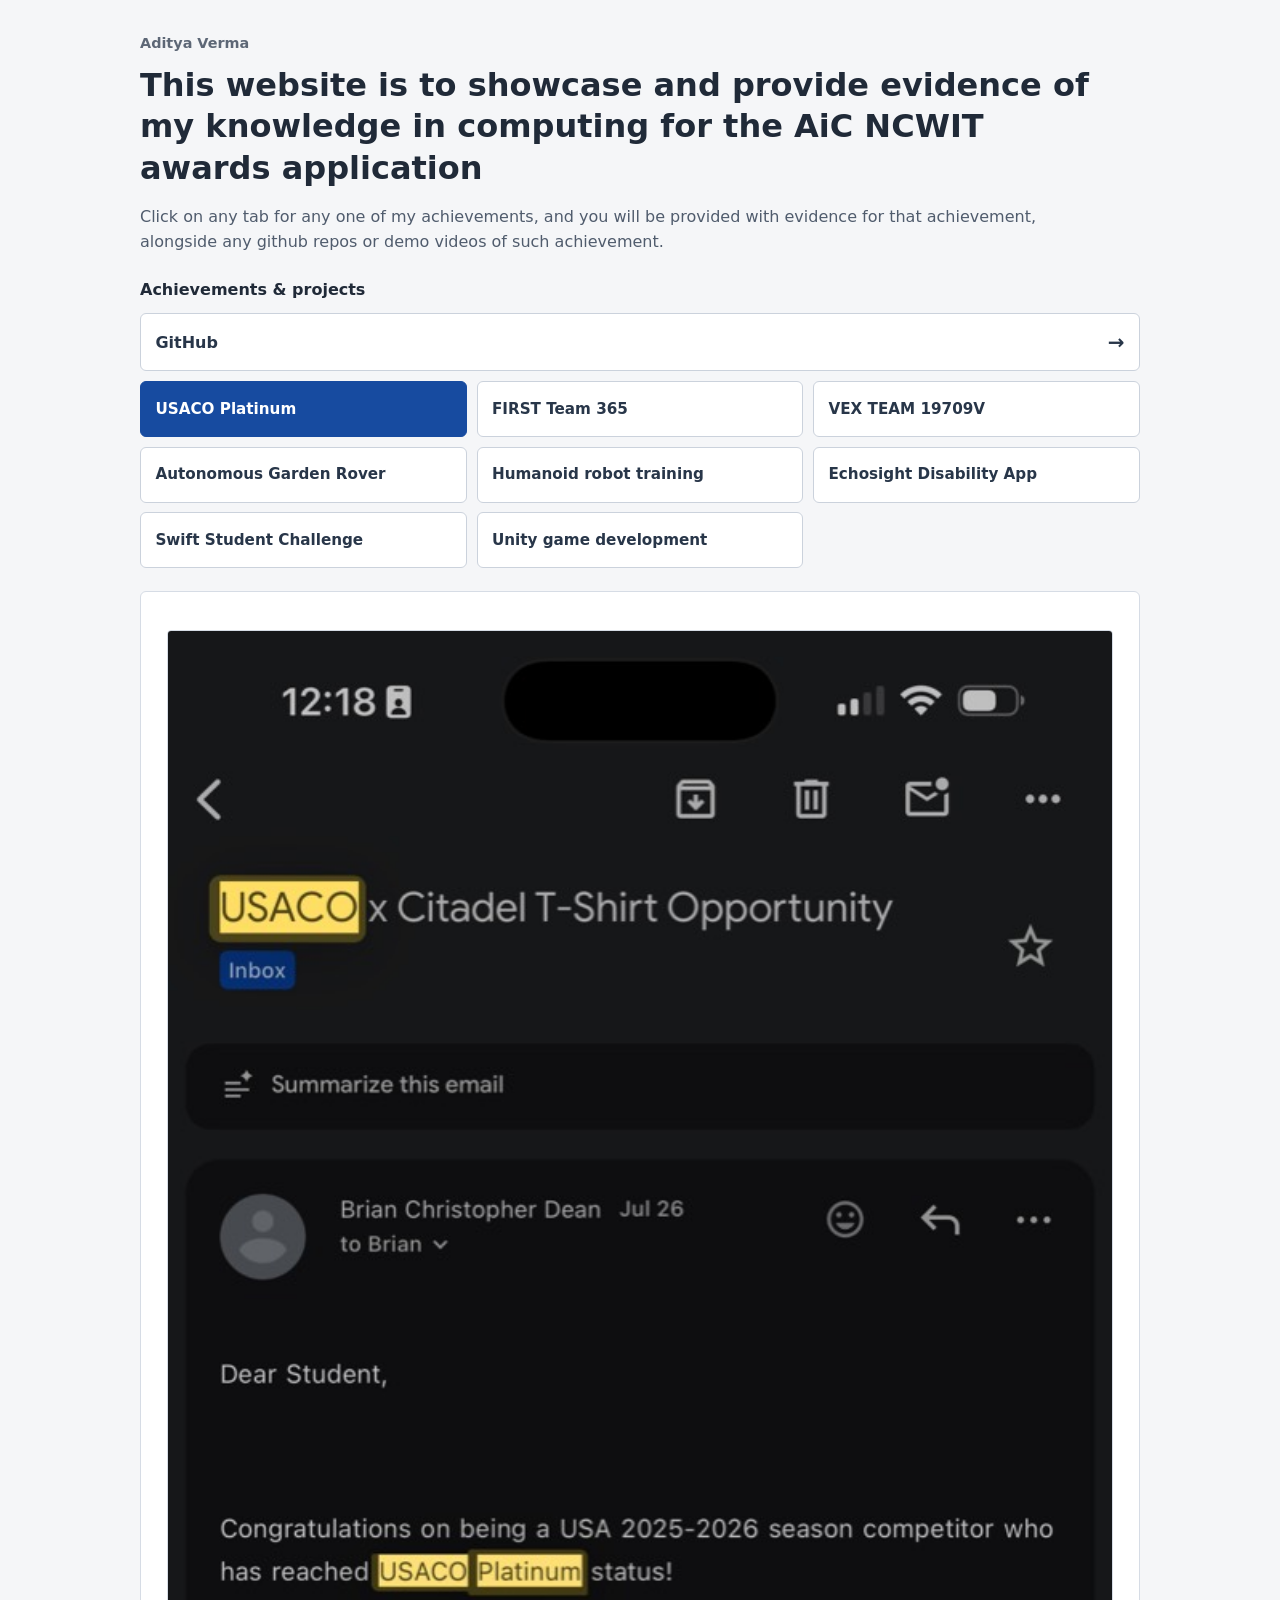
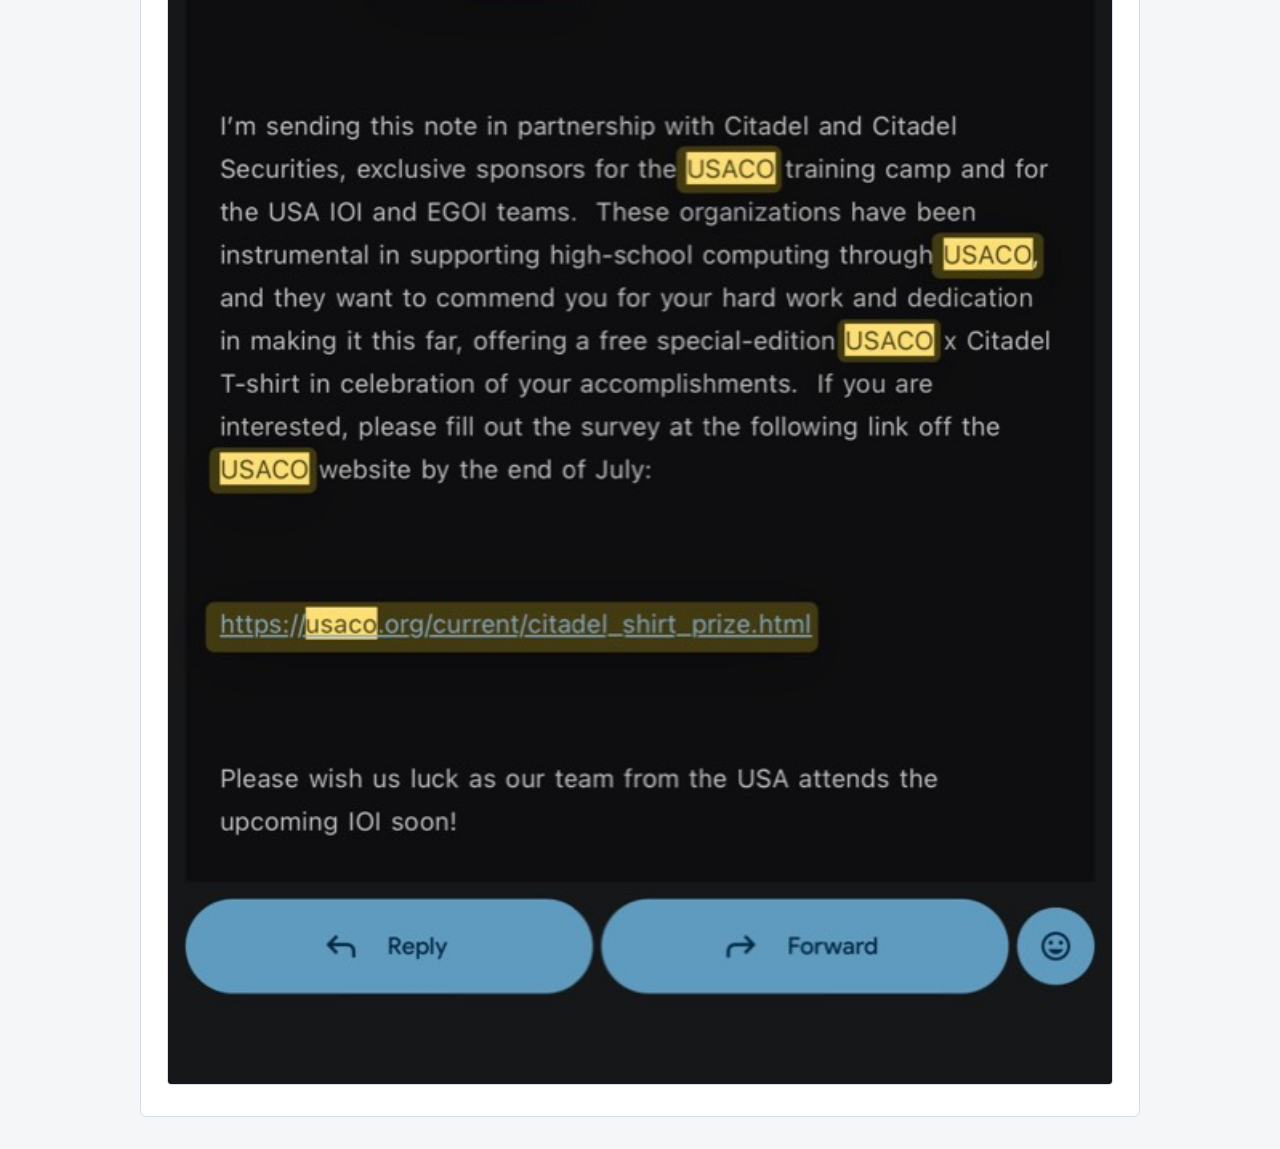
<file: index.html>
<!doctype html>
<html lang="en">
<head>
  <meta charset="utf-8">
  <meta name="viewport" content="width=device-width, initial-scale=1">
  <meta name="description" content="This website is to showcase and provide evidence of my knowledge in computing for the AiC NCWIT awards application">
  <title>This website is to showcase and provide evidence of my knowledge in computing for the AiC NCWIT awards application</title>
  <link rel="stylesheet" href="styles.css">
  <script src="script.js" defer></script>
</head>
<body>
  <a class="skip-link" href="#achievements-heading">Skip to achievements</a>
  <header class="page-header wrap">
    <p class="name">Aditya Verma</p>
    <h1>This website is to showcase and provide evidence of my knowledge in computing for the AiC NCWIT awards application</h1>
    <p class="subtitle">Click on any tab for any one of my achievements, and you will be provided with evidence for that achievement, alongside any github repos or demo videos of such achievement.</p>
  </header>

  <main class="wrap">
    <div class="chooser">
      <h2 id="achievements-heading" tabindex="-1">Achievements &amp; projects</h2>
      <a class="github-island" href="https://github.com/GuzziFlipFlops" target="_blank" rel="noopener">GitHub <span aria-hidden="true">&#8594;</span></a>
      <nav class="achievement-tabs" role="tablist" aria-label="Achievements and project evidence">
        <button type="button" class="achievement-tab" role="tab" id="tab-usaco-platinum" aria-controls="usaco-platinum" aria-selected="true" tabindex="0">USACO Platinum</button>
        <button type="button" class="achievement-tab" role="tab" id="tab-frc-team-365" aria-controls="frc-team-365" aria-selected="false" tabindex="-1">FIRST Team 365</button>
        <button type="button" class="achievement-tab" role="tab" id="tab-vex-team-19709v" aria-controls="vex-team-19709v" aria-selected="false" tabindex="-1">VEX TEAM 19709V</button>
        <button type="button" class="achievement-tab" role="tab" id="tab-garden-rover" aria-controls="garden-rover" aria-selected="false" tabindex="-1">Autonomous Garden Rover</button>
        <button type="button" class="achievement-tab" role="tab" id="tab-humanoid-learning" aria-controls="humanoid-learning" aria-selected="false" tabindex="-1">Humanoid robot training</button>
        <button type="button" class="achievement-tab" role="tab" id="tab-ios-accessibility" aria-controls="ios-accessibility" aria-selected="false" tabindex="-1">Echosight Disability App</button>
        <button type="button" class="achievement-tab" role="tab" id="tab-swift-challenge" aria-controls="swift-challenge" aria-selected="false" tabindex="-1">Swift Student Challenge</button>
        <button type="button" class="achievement-tab" role="tab" id="tab-unity-game" aria-controls="unity-game" aria-selected="false" tabindex="-1">Unity game development</button>
      </nav>
      <noscript><p>JavaScript is off. All achievement evidence is listed below.</p></noscript>
    </div>

    <div class="evidence-content" id="evidence">
      <a class="return-link" href="#achievements-heading">&#8593; All achievements</a>
      <section class="evidence-panel" role="tabpanel" id="usaco-platinum" aria-labelledby="tab-usaco-platinum" tabindex="0">
        <figure class="project-proof">
          <img src="assets/usaco-platinum.jpg" alt="USACO Platinum email" width="589" height="1280" loading="lazy">
        </figure>
      </section>
      <section class="evidence-panel" role="tabpanel" id="frc-team-365" aria-labelledby="tab-frc-team-365" tabindex="0">
        <h2>FIRST Robotics Competition — Team 365</h2>
        <div class="proof-group">
        <p>MOE 365 (Miracles of Engineering) is a FIRST Robotics Competition Hall of Fame team. I have been on the team for two years and am currently in my second year, working on programming.</p>
        <p>I am currently in my second-year preseason, learning ways to better program our robot this year.</p>
        <figure class="membership-proof">
          <a href="assets/frc-team-365-membership.png" target="_blank" rel="noopener">
            <img src="assets/frc-team-365-membership.png" alt="FIRST dashboard for Aditya Verma listing Miracle Workerz, Team 365, in FIRST Robotics Competition" width="1440" height="800" loading="lazy">
          </a>
        </figure>
        </div>
        <div class="proof-group">
        <p>In my first year, I programmed a camera that uses AI vision to detect fuel for the 2026 season and help our robot navigate autonomously using NetworkTables, PyTorch, and onboard processing.</p>
        <figure class="project-proof">
          <a href="assets/frc-fuel-vision-repository.png" target="_blank" rel="noopener">
            <img src="assets/frc-fuel-vision-repository.png" alt="DriverFuelVision-2026 GitHub repository showing GuzziFlipFlops (Aditya) as a contributor and a description of fuel detection with coordinates published to NetworkTables" width="1388" height="808" loading="lazy">
          </a>
        </figure>
        <p>The repository is private and managed by my team. Downloading the source requires GitHub access granted by the team, so I have attached download files here if you want to view code.</p>
        <p class="links"><a href="https://github.com/MOERobotics/DriverFuelVision-2026/archive/refs/heads/full_combined.zip">Download</a></p>
        </div>
      </section>
      <section class="evidence-panel" role="tabpanel" id="vex-team-19709v" aria-labelledby="tab-vex-team-19709v" tabindex="0">
        <p>I am not able to get a roster as it’s not available to me but I have evidence of the award we won last year and the code that I made.</p>
        <figure class="project-proof">
          <img src="assets/vex-team-19709v-award-team.jpg" alt="VEX team holding their award" width="1280" height="671" loading="lazy">
        </figure>
        <figure class="project-proof">
          <img src="assets/vex-team-19709v-award.jpg" alt="Aditya holding the VEX award" width="1003" height="1280" loading="lazy">
        </figure>
        <p>Here is the code for my autonomous, it was the best among my school and district in autonomous points</p>
        <pre style="max-width:100%;overflow-x:auto;tab-size:2"><code>#pragma region VEXcode Generated Robot Configuration
// Make sure all required headers are included.
#include &lt;stdio.h&gt;
#include &lt;stdlib.h&gt;
#include &lt;stdbool.h&gt;
#include &lt;math.h&gt;
#include &lt;string.h&gt;




#include &quot;vex.h&quot;


using namespace vex;


// Brain should be defined by default
brain Brain;




// START V5 MACROS
#define waitUntil(condition)                                                   \
 do {                                                                         \
   wait(5, msec);                                                             \
 } while (!(condition))


#define repeat(iterations)                                                     \
 for (int iterator = 0; iterator &lt; iterations; iterator++)
// END V5 MACROS




// Robot configuration code.
motor leftMotorA = motor(PORT1, ratio18_1, true);
motor leftMotorB = motor(PORT2, ratio18_1, true);
motor_group LeftDriveSmart = motor_group(leftMotorA, leftMotorB);
motor rightMotorA = motor(PORT3, ratio18_1, false);
motor rightMotorB = motor(PORT4, ratio18_1, false);
motor_group RightDriveSmart = motor_group(rightMotorA, rightMotorB);
drivetrain Drivetrain = drivetrain(LeftDriveSmart, RightDriveSmart, 319.19, 295, 40, mm, 1);


controller Controller1 = controller(primary);
motor IntakeMotorA = motor(PORT5, ratio18_1, false);
motor IntakeMotorB = motor(PORT6, ratio18_1, false);
motor_group Intake = motor_group(IntakeMotorA, IntakeMotorB);


motor Feeder = motor(PORT7, ratio18_1, false);


motor Wing = motor(PORT8, ratio18_1, false);


potV2 wingPot = potV2(Brain.ThreeWirePort.A);




// generating and setting random seed
void initializeRandomSeed(){
 int systemTime = Brain.Timer.systemHighResolution();
 double batteryCurrent = Brain.Battery.current();
 double batteryVoltage = Brain.Battery.voltage(voltageUnits::mV);


 // Combine these values into a single integer
 int seed = int(batteryVoltage + batteryCurrent * 100) + systemTime;


 // Set the seed
 srand(seed);
}






void vexcodeInit() {


 //Initializing random seed.
 initializeRandomSeed();
}




// Helper to make playing sounds from the V5 in VEXcode easier and
// keeps the code cleaner by making it clear what is happening.
void playVexcodeSound(const char *soundName) {
 printf(&quot;VEXPlaySound:%s\n&quot;, soundName);
 wait(5, msec);
}






// define variable for remote controller enable/disable
bool RemoteControlCodeEnabled = true;
// define variables used for controlling motors based on controller inputs
bool Controller1LeftShoulderControlMotorsStopped = true;
bool Controller1RightShoulderControlMotorsStopped = true;
bool Controller1UpDownButtonsControlMotorsStopped = true;
bool DrivetrainLNeedsToBeStopped_Controller1 = true;
bool DrivetrainRNeedsToBeStopped_Controller1 = true;

bool wing_auto = false;

// define a task that will handle monitoring inputs from Controller1
int rc_auto_loop_function_Controller1() {
 // process the controller input every 20 milliseconds
 // update the motors based on the input values
 while(true) {
   if(RemoteControlCodeEnabled) {
    
     // calculate the drivetrain motor velocities from the controller joystick axies
     // left = Axis3 + Axis1
     // right = Axis3 - Axis1
     int drivetrainLeftSideSpeed = Controller1.Axis3.position() + Controller1.Axis1.position();
     int drivetrainRightSideSpeed = Controller1.Axis3.position() - Controller1.Axis1.position();
    
     // check if the value is inside of the deadband range
     if (drivetrainLeftSideSpeed &lt; 5 &amp;&amp; drivetrainLeftSideSpeed &gt; -5) {
       // check if the left motor has already been stopped
       if (DrivetrainLNeedsToBeStopped_Controller1) {
         // stop the left drive motor
         LeftDriveSmart.stop();
         // tell the code that the left motor has been stopped
         DrivetrainLNeedsToBeStopped_Controller1 = false;
       }
     } else {
       // reset the toggle so that the deadband code knows to stop the left motor nexttime the input is in the deadband range
       DrivetrainLNeedsToBeStopped_Controller1 = true;
     }
     // check if the value is inside of the deadband range
     if (drivetrainRightSideSpeed &lt; 5 &amp;&amp; drivetrainRightSideSpeed &gt; -5) {
       // check if the right motor has already been stopped
       if (DrivetrainRNeedsToBeStopped_Controller1) {
         // stop the right drive motor
         RightDriveSmart.stop();
         // tell the code that the right motor has been stopped
         DrivetrainRNeedsToBeStopped_Controller1 = false;
       }
     } else {
       // reset the toggle so that the deadband code knows to stop the right motor next time the input is in the deadband range
       DrivetrainRNeedsToBeStopped_Controller1 = true;
     }
    
     // only tell the left drive motor to spin if the values are not in the deadband range
     if (DrivetrainLNeedsToBeStopped_Controller1) {
       LeftDriveSmart.setVelocity(drivetrainLeftSideSpeed, percent);
       LeftDriveSmart.spin(forward);
     }
     // only tell the right drive motor to spin if the values are not in the deadband range
     if (DrivetrainRNeedsToBeStopped_Controller1) {
       RightDriveSmart.setVelocity(drivetrainRightSideSpeed, percent);
       RightDriveSmart.spin(forward);
     }
     // check the ButtonL1/ButtonL2 status to control Feeder
     if (Controller1.ButtonL1.pressing()) {
       Feeder.spin(forward);
       Controller1LeftShoulderControlMotorsStopped = false;
     } else if (Controller1.ButtonL2.pressing()) {
       Feeder.spin(reverse);
       Controller1LeftShoulderControlMotorsStopped = false;
     } else if (!Controller1LeftShoulderControlMotorsStopped) {
       Feeder.stop();
       // set the toggle so that we don&#39;t constantly tell the motor to stop when the buttons are released
       Controller1LeftShoulderControlMotorsStopped = true;
     }
     // check the ButtonR1/ButtonR2 status to control Intake
     if (Controller1.ButtonR1.pressing()) {
       Intake.spin(forward);
       Controller1RightShoulderControlMotorsStopped = false;
     } else if (Controller1.ButtonR2.pressing()) {
       Intake.spin(reverse);
       Controller1RightShoulderControlMotorsStopped = false;
     } else if (!Controller1RightShoulderControlMotorsStopped) {
       Intake.stop();
       // set the toggle so that we don&#39;t constantly tell the motor to stop when the buttons are released
       Controller1RightShoulderControlMotorsStopped = true;
     }
     // check the ButtonUp/ButtonDown status to control Wing
     
     if (!wing_auto) { 
      if (Controller1.ButtonUp.pressing()) {
        Wing.spin(forward);
        Controller1UpDownButtonsControlMotorsStopped = false;
      } else if (Controller1.ButtonDown.pressing()) {
        Wing.spin(reverse);
        Controller1UpDownButtonsControlMotorsStopped = false;
      } else if (!Controller1UpDownButtonsControlMotorsStopped) {
        Wing.stop();
        // set the toggle so that we don&#39;t constantly tell the motor to stop when the buttons are released
        Controller1UpDownButtonsControlMotorsStopped = true;
      }
    } 
   }
   // wait before repeating the process
   wait(20, msec);
 }
 return 0;
}


task rc_auto_loop_task_Controller1(rc_auto_loop_function_Controller1);


#pragma endregion VEXcode Generated Robot Configuration


// Include the V5 Library
#include &quot;vex.h&quot;
 // Allows for easier use of the VEX Library
using namespace vex;


competition Competition;




// User defined function
void myblockfunction_motorSetup();


// User defined function
void myblockfunction_motorSetup() {
 Drivetrain.setDriveVelocity(100.0, percent);
 Intake.setVelocity(200.0, rpm);
 Feeder.setVelocity(200.0, rpm);
 Intake.setVelocity(200.0, rpm);
}


// &quot;when started&quot; hat block
int whenStarted1() {
 return 0;
}


// &quot;when autonomous&quot; hat block

// AUTO 
// AUTO
// AUTO
// AUTO
int onauton_autonomous_0() {
 myblockfunction_motorSetup();
 IntakeMotorB.spin(reverse, 14.0, volt);   // DIRECT MOTOR CONTROL START - ADITYA V2
 Drivetrain.driveFor(forward, 18.0, inches, true);
 wait(0.0, seconds);
 Drivetrain.turnFor(right, 20.0, degrees, true);
 Drivetrain.driveFor(forward, 8.0, inches, true);
 Drivetrain.setDriveVelocity(10.0, percent);
 Drivetrain.driveFor(forward, 7.0, inches, true);
 IntakeMotorA.spin(reverse, 3.0, volt);   // DIRECT MOTOR CONTROL (6)


 wait(1.0, seconds);
 Drivetrain.driveFor(forward, 3.0, inches, true);
 Drivetrain.setDriveVelocity(50.0, percent);
 Drivetrain.driveFor(forward, 0.5, inches, true);
 wait(1.5, seconds);
 IntakeMotorA.stop(coast); // added now
 Drivetrain.turnFor(left, 70.0, degrees, true);
 Drivetrain.driveFor(forward, 18.0, inches, true);
 Intake.spin(forward, 14.0, volt);
 return 0;
}

// AUTO END
// AUTO END
// AUTO END

// &quot;when driver control&quot; hat block
// DRIVE CONTROL
int ondriver_drivercontrol_0() {
 myblockfunction_motorSetup();


while(true) {

    int val = wingPot.value(percent);   // pot value

    if (Controller1.ButtonB.pressing()) {
        wing_auto = true;
        while (val &gt; 40) {
            Wing.spin(reverse, 100, percent); 
            wait(20, msec);
            val = wingPot.value(percent);  
        }
        Wing.stop(hold);
        wing_auto = false;
    }
    if (Controller1.ButtonX.pressing()) {
        wing_auto = true;
        while (val &lt; 74 ) {
            Wing.spin(forward, 100, percent);  
            wait(20, msec);
            val = wingPot.value(percent);  
        }
        Wing.stop(hold);
        wing_auto = false;

    }

    if (Controller1.ButtonY.pressing()) {
      wing_auto = true;
      while (val &gt; 18) {
        Wing.spin(reverse, 100, percent);
        wait(20,msec);
        val = wingPot.value(percent);
      }
      Wing.stop(hold);
      wing_auto = false;
    }

  wait(20, msec); // system lag

}



 return 0;
}
// DRIVER CONTROL END


void VEXcode_driver_task() {
 // Start the driver control tasks....
 vex::task drive0(ondriver_drivercontrol_0);
 while(Competition.isDriverControl() &amp;&amp; Competition.isEnabled()) {this_thread::sleep_for(10);}
 drive0.stop();
 return;
}


void VEXcode_auton_task() {
 // Start the auton control tasks....
 vex::task auto0(onauton_autonomous_0);
 while(Competition.isAutonomous() &amp;&amp; Competition.isEnabled()) {this_thread::sleep_for(10);}
 auto0.stop();
 return;
}






int main() {
 vex::competition::bStopTasksBetweenModes = false;
 Competition.autonomous(VEXcode_auton_task);
 Competition.drivercontrol(VEXcode_driver_task);


 // Initializing Robot Configuration. DO NOT REMOVE!
 vexcodeInit();


 whenStarted1();
}
</code></pre>
      </section>
      <section class="evidence-panel" role="tabpanel" id="garden-rover" aria-labelledby="tab-garden-rover" tabindex="0">
        <p>Me and my friend build this robot over the summer. I programmed low level C++ embedded hardware in bare metal using FREERTOS, making computer vision, using GPS, and low level communication between multiple sub systems and using a variety of communication protocols.</p>
        <p>Here is a demo video of my robot:</p>
        <iframe style="display:block;width:100%;aspect-ratio:16/9;border:0" src="https://www.youtube-nocookie.com/embed/P-olpegfmmU" title="Robot demo video" loading="lazy" allow="accelerometer; autoplay; clipboard-write; encrypted-media; gyroscope; picture-in-picture; web-share" allowfullscreen></iframe>
        <p>Here is a demo video of my firmware:</p>
        <iframe style="display:block;width:100%;aspect-ratio:16/9;border:0" src="https://www.youtube-nocookie.com/embed/vQ5m_EN1jJQ" title="Firmware demo video" loading="lazy" allow="accelerometer; autoplay; clipboard-write; encrypted-media; gyroscope; picture-in-picture; web-share" allowfullscreen></iframe>
        <p>Here is the git repo with the full source code for the firmware and other details of the robot: <a href="https://github.com/houseofthe051010/Autonomous-Garden-Rover">https://github.com/houseofthe051010/Autonomous-Garden-Rover</a></p>
      </section>
      <section class="evidence-panel" role="tabpanel" id="humanoid-learning" aria-labelledby="tab-humanoid-learning" tabindex="0">
        <p>All my humanoid training data is in this repo:</p>
        <p><a href="https://github.com/GuzziFlipFlops/Humanoid-Training-Sim">https://github.com/GuzziFlipFlops/Humanoid-Training-Sim</a></p>
      </section>
      <section class="evidence-panel" role="tabpanel" id="ios-accessibility" aria-labelledby="tab-ios-accessibility" tabindex="0">
        <p>We got 1st place at states, and 6th place nationals for this app.</p>
        <p>Youtube video of me narrating the app:</p>
        <iframe style="display:block;width:100%;aspect-ratio:16/9;border:0" src="https://www.youtube-nocookie.com/embed/JJ7dgteDEX4" title="Echosight app video" loading="lazy" allow="accelerometer; autoplay; clipboard-write; encrypted-media; gyroscope; picture-in-picture; web-share" allowfullscreen></iframe>
        <p>Here is the documentation:</p>
        <p><a href="https://docs.google.com/document/d/146sRy5TA0TR9tjei67vXmg7dbMJ08m8MFNsYYrUF6Ig/edit?usp=sharing">https://docs.google.com/document/d/146sRy5TA0TR9tjei67vXmg7dbMJ08m8MFNsYYrUF6Ig/edit?usp=sharing</a></p>
        <p>Here is the slideshow:</p>
        <p><a href="https://docs.google.com/presentation/d/1Up4PYAmF4ZMPfvydSliydCgMrAwhCzyN7vNIo9VhWRg/edit?usp=sharing">https://docs.google.com/presentation/d/1Up4PYAmF4ZMPfvydSliydCgMrAwhCzyN7vNIo9VhWRg/edit?usp=sharing</a></p>
        <p>Here are the proof of placement:</p>
        <figure class="project-proof">
          <img src="assets/echosight-placement.png" alt="2026 TSA Software Development national placements showing MOT Charter High School in sixth place" width="648" height="458" loading="lazy">
        </figure>
        <p>Link to 2026 tsa nationals for results: <a href="https://tsamembership.registermychapter.com/finalplacement/ntc2026#">https://tsamembership.registermychapter.com/finalplacement/ntc2026#</a></p>
      </section>
      <section class="evidence-panel" role="tabpanel" id="unity-game" aria-labelledby="tab-unity-game" tabindex="0">
        <p>3rd place for 2024-20245 year,</p>
        <p>Here is the repo and game:</p>
        <p class="links"><a href="https://github.com/GuzziFlipFlops/TSA-VDG-DESIGN-2024-2025">Project repository</a> · <a href="https://play.unity.com/en/games/d0dbe488-c372-42b7-9828-a600288dbc93/ball-run">Play Ball Run</a></p>
      </section>
      <section class="evidence-panel" role="tabpanel" id="swift-challenge" aria-labelledby="tab-swift-challenge" tabindex="0">
        <p>Here is the award pics:</p>
        <figure class="project-proof">
          <img src="assets/swift-award-1.jpg" alt="Swift Student Challenge award certificate cover" loading="lazy">
        </figure>
        <figure class="project-proof">
          <img src="assets/swift-award-2.jpg" alt="Swift Student Challenge winner certificate for Aditya Verma" loading="lazy">
        </figure>
        <figure class="project-proof">
          <img src="assets/swift-award-3.jpg" alt="Swift Student Challenge winner notification" loading="lazy">
        </figure>
      </section>
    </div>
  </main>

</body>
</html>
</file>
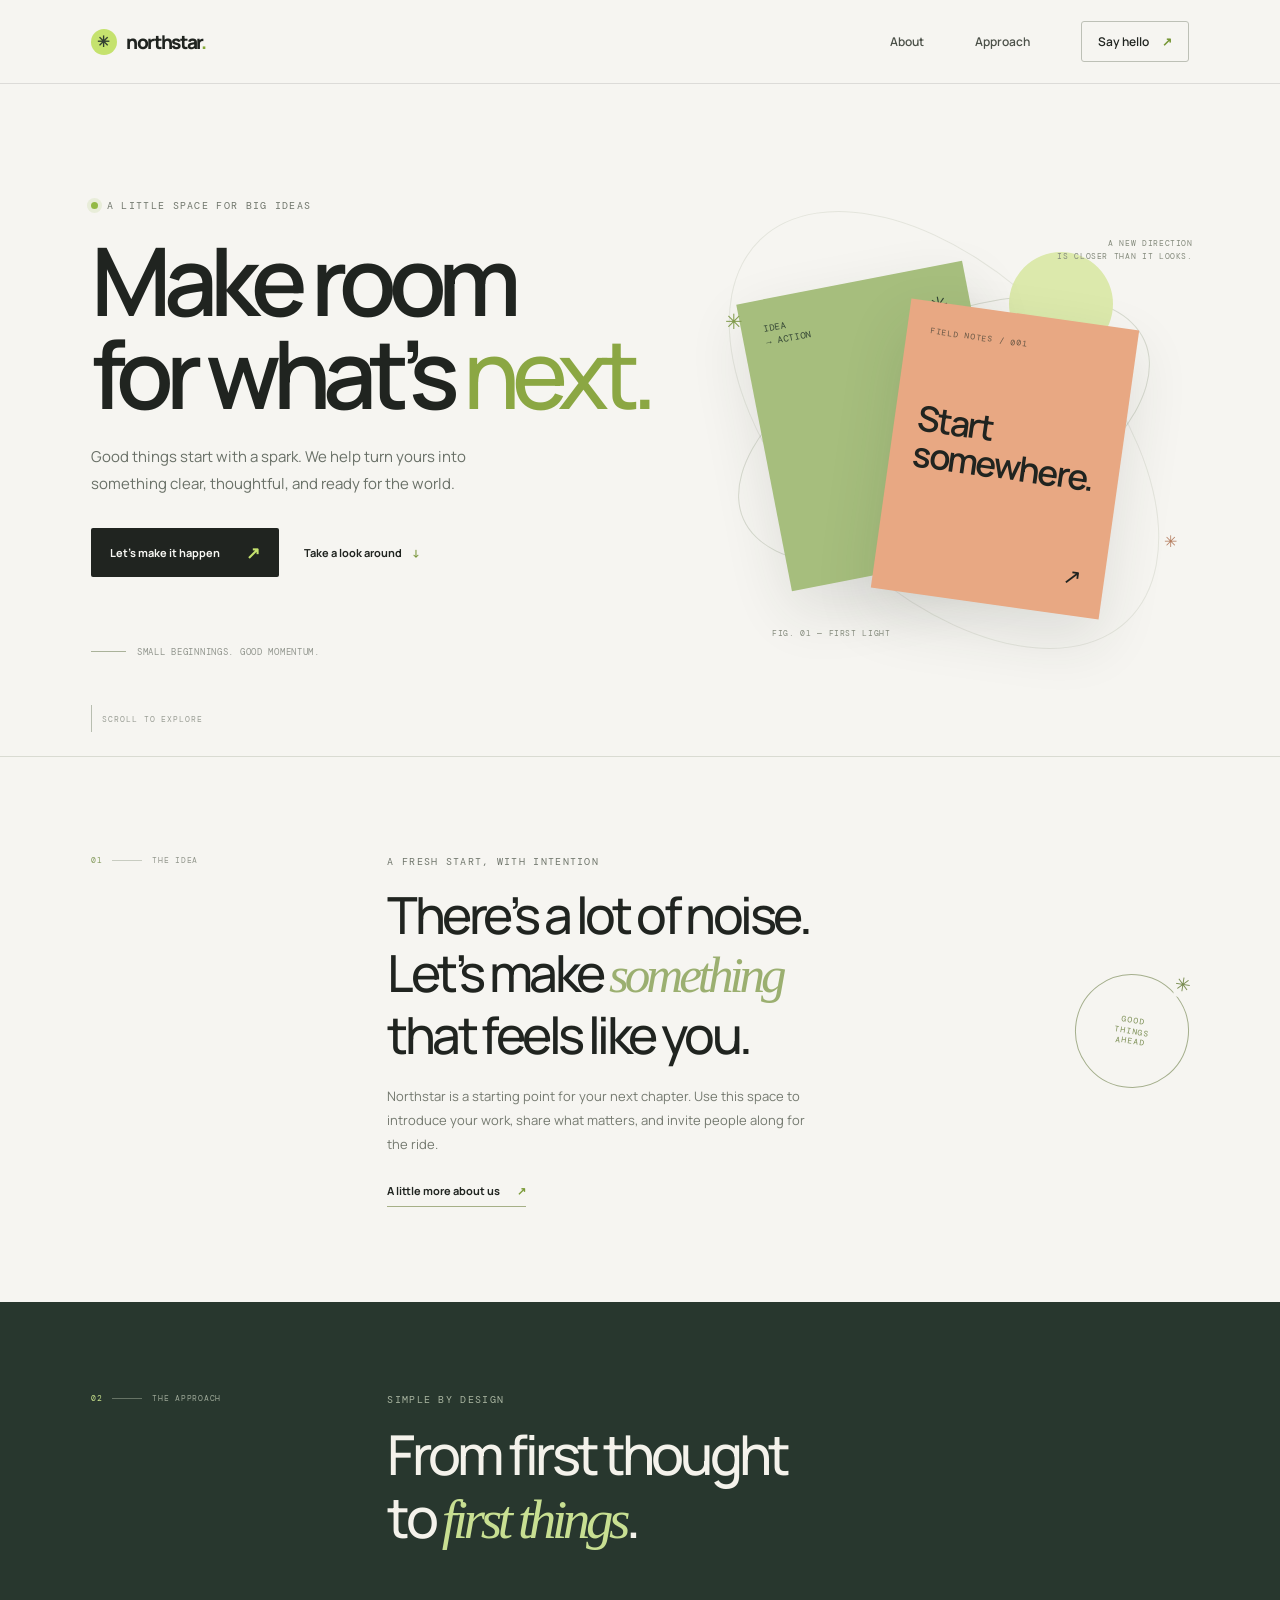
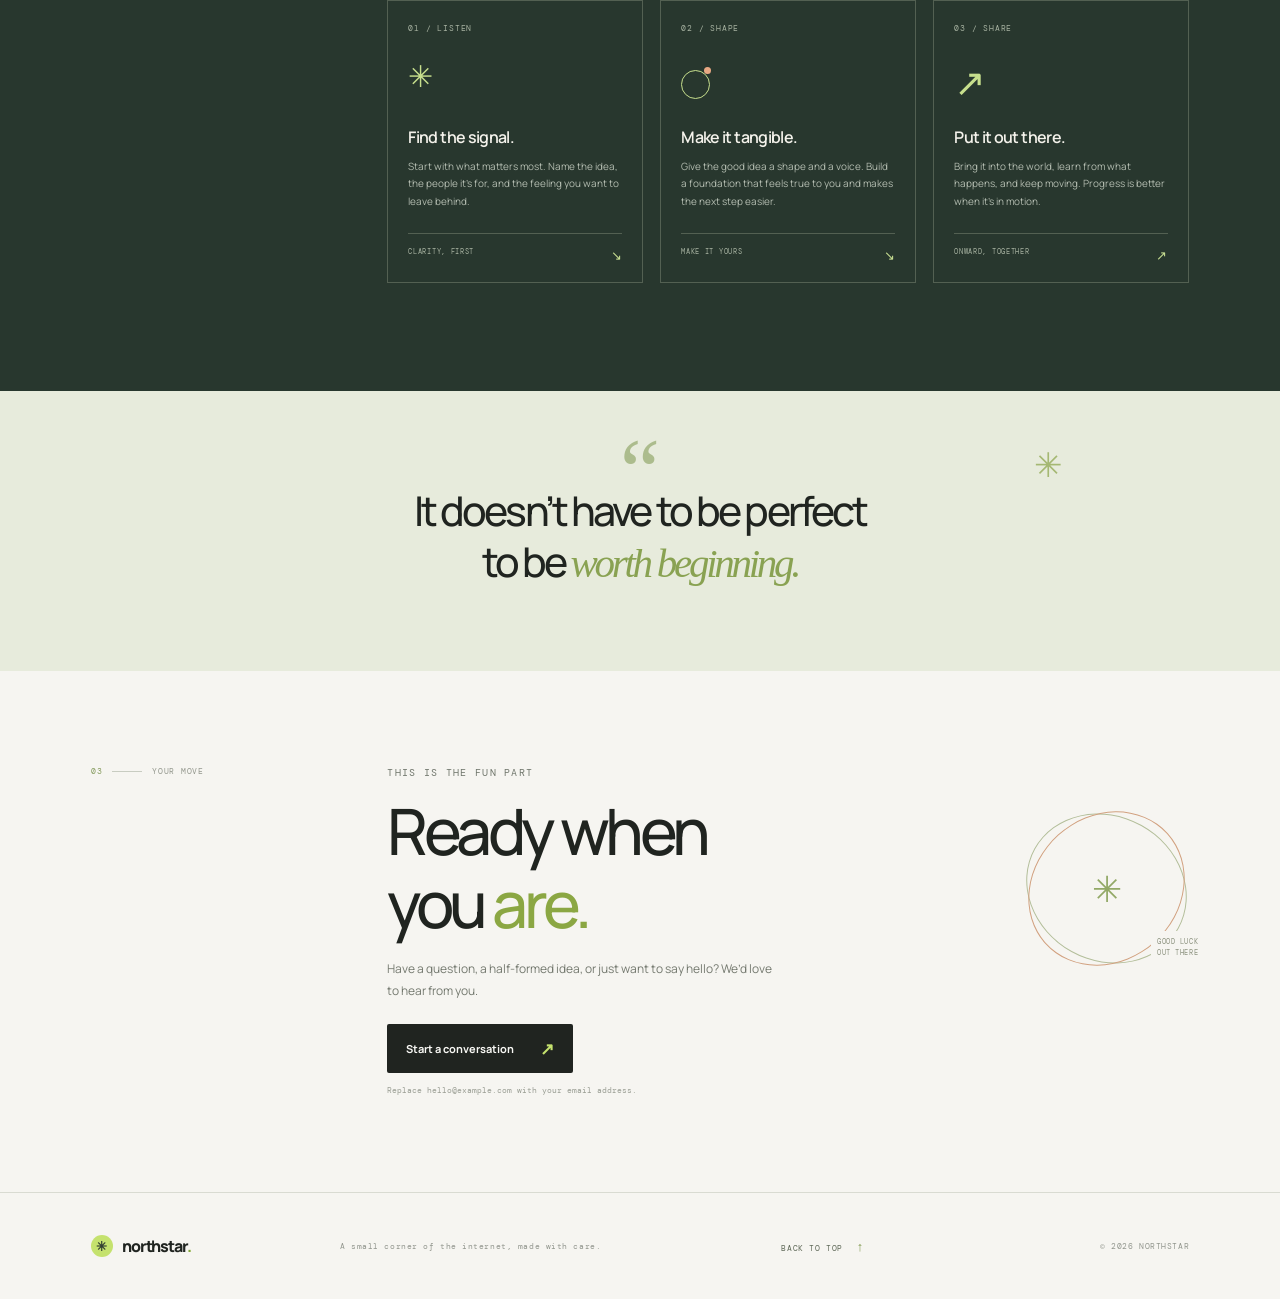
<file: archive/northstar-starter/index.html>
<!doctype html>
<html lang="en">
  <head>
    <meta charset="UTF-8" />
    <meta name="viewport" content="width=device-width, initial-scale=1" />
    <meta name="theme-color" content="#f6f5f1" />
    <meta name="description" content="A clean, flexible landing page for your next idea." />
    <title>Northstar — Make room for what's next</title>
    <link rel="icon" type="image/svg+xml" href="favicon.svg" />
    <link rel="preconnect" href="https://fonts.googleapis.com" />
    <link rel="preconnect" href="https://fonts.gstatic.com" crossorigin />
    <link href="https://fonts.googleapis.com/css2?family=DM+Mono:wght@400;500&family=Manrope:wght@400;500;600;700;800&display=swap" rel="stylesheet" />
    <link rel="stylesheet" href="styles.css" />
  </head>
  <body>
    <header class="site-header">
      <a class="wordmark" href="#top" aria-label="Northstar home">
        <span class="brand-mark" aria-hidden="true">✳</span>
        <span>northstar<span class="wordmark-dot">.</span></span>
      </a>
      <nav class="nav-links" aria-label="Main navigation">
        <a href="#about">About</a>
        <a href="#approach">Approach</a>
        <a class="nav-cta" href="#contact">Say hello <span aria-hidden="true">↗</span></a>
      </nav>
      <button class="menu-toggle" type="button" aria-expanded="false" aria-controls="mobile-menu" aria-label="Open menu">
        <span></span><span></span>
      </button>
    </header>

    <main id="top">
      <section class="hero" aria-labelledby="hero-title">
        <div class="hero-copy">
          <p class="eyebrow"><span class="eyebrow-dot"></span> A little space for big ideas</p>
          <h1 id="hero-title">Make room<br />for what’s <span class="accent-word">next.</span></h1>
          <p class="hero-description">Good things start with a spark. We help turn yours into something clear, thoughtful, and ready for the world.</p>
          <div class="hero-actions">
            <a class="button button-dark" href="#contact">Let’s make it happen <span aria-hidden="true">↗</span></a>
            <a class="text-link" href="#about">Take a look around <span aria-hidden="true">↓</span></a>
          </div>
          <div class="hero-note"><span class="note-line"></span><span>Small beginnings. Good momentum.</span></div>
        </div>
        <div class="hero-art" aria-hidden="true">
          <div class="art-orbit orbit-one"></div>
          <div class="art-orbit orbit-two"></div>
          <div class="art-sun"></div>
          <div class="art-card card-back"><span>IDEA<br />→ ACTION</span><i>✳</i></div>
          <div class="art-card card-front"><span class="card-label">FIELD NOTES / 001</span><strong>Start<br />somewhere.</strong><span class="card-arrow">↗</span></div>
          <span class="art-caption caption-top">A new direction<br />is closer than it looks.</span>
          <span class="art-caption caption-bottom">FIG. 01 — FIRST LIGHT</span>
          <span class="art-star star-one">✳</span><span class="art-star star-two">✳</span>
        </div>
        <div class="scroll-cue" aria-hidden="true"><span></span> SCROLL TO EXPLORE</div>
      </section>

      <section class="intro section-wrap" id="about">
        <div class="section-index"><span>01</span><span class="index-rule"></span><span>THE IDEA</span></div>
        <div class="intro-content">
          <p class="eyebrow">A fresh start, with intention</p>
          <h2>There’s a lot of noise.<br />Let’s make <span class="serif-word">something</span><br />that feels like you.</h2>
          <p class="intro-body">Northstar is a starting point for your next chapter. Use this space to introduce your work, share what matters, and invite people along for the ride.</p>
          <a class="underlined-link" href="#contact">A little more about us <span aria-hidden="true">↗</span></a>
        </div>
        <div class="intro-stamp" aria-hidden="true"><span>GOOD<br />THINGS<br />AHEAD</span><b>✳</b></div>
      </section>

      <section class="approach" id="approach">
        <div class="approach-inner section-wrap">
          <div class="section-index section-index-light"><span>02</span><span class="index-rule"></span><span>THE APPROACH</span></div>
          <div class="approach-heading"><p class="eyebrow">Simple by design</p><h2>From first thought<br />to <span class="serif-word">first things</span>.</h2></div>
          <div class="steps-grid">
            <article class="step-card"><span class="step-number">01 / LISTEN</span><div class="step-icon icon-spark" aria-hidden="true">✳</div><h3>Find the signal.</h3><p>Start with what matters most. Name the idea, the people it’s for, and the feeling you want to leave behind.</p><span class="step-bottom">CLARITY, FIRST <span>↘</span></span></article>
            <article class="step-card"><span class="step-number">02 / SHAPE</span><div class="step-icon icon-circle" aria-hidden="true"><span></span></div><h3>Make it tangible.</h3><p>Give the good idea a shape and a voice. Build a foundation that feels true to you and makes the next step easier.</p><span class="step-bottom">MAKE IT YOURS <span>↘</span></span></article>
            <article class="step-card"><span class="step-number">03 / SHARE</span><div class="step-icon icon-arrow" aria-hidden="true">↗</div><h3>Put it out there.</h3><p>Bring it into the world, learn from what happens, and keep moving. Progress is better when it’s in motion.</p><span class="step-bottom">ONWARD, TOGETHER <span>↗</span></span></article>
          </div>
        </div>
      </section>

      <section class="quote-band" aria-label="A note to remember"><span class="quote-mark">“</span><p>It doesn’t have to be perfect<br />to be <span class="serif-word">worth beginning.</span></p><span class="quote-orbit" aria-hidden="true">✳</span></section>

      <section class="contact section-wrap" id="contact">
        <div class="section-index"><span>03</span><span class="index-rule"></span><span>YOUR MOVE</span></div>
        <div class="contact-content"><p class="eyebrow">This is the fun part</p><h2>Ready when<br />you <span class="accent-word">are.</span></h2><p>Have a question, a half-formed idea, or just want to say hello? We’d love to hear from you.</p><a class="button button-dark" href="mailto:hello@example.com">Start a conversation <span aria-hidden="true">↗</span></a><span class="contact-hint">Replace hello@example.com with your email address.</span></div>
        <div class="contact-doodle" aria-hidden="true"><div class="doodle-ring ring-a"></div><div class="doodle-ring ring-b"></div><span>✳</span><small>GOOD LUCK<br />OUT THERE</small></div>
      </section>
    </main>

    <footer class="site-footer"><a class="wordmark footer-wordmark" href="#top"><span class="brand-mark" aria-hidden="true">✳</span><span>northstar<span class="wordmark-dot">.</span></span></a><span class="footer-note">A small corner of the internet, made with care.</span><a class="back-top" href="#top">BACK TO TOP <span aria-hidden="true">↑</span></a><span class="copyright">© <span id="year"></span> NORTHSTAR</span></footer>
    <script src="script.js" defer></script>
  </body>
</html>
</file>
<file: styles.css>
* { box-sizing: border-box; }
[hidden] { display: none !important; }
body {
  margin: 0;
  background: #f5f6f8;
  color: #202a38;
  font: 16px/1.6 system-ui, -apple-system, BlinkMacSystemFont, "Segoe UI", sans-serif;
}
a { color: #174ba0; text-underline-offset: 3px; overflow-wrap: anywhere; }
a:visited { color: #65469a; }
a:focus-visible, button:focus-visible, [tabindex="0"]:focus-visible {
  outline: 3px solid #202a38;
  outline-offset: 4px;
}
.wrap { width: min(100% - 2rem, 1000px); margin-inline: auto; }
main.wrap { padding-bottom: 2rem; }
.skip-link { position: absolute; top: -100px; left: 1rem; background: white; padding: .5rem; }
.skip-link:focus { top: .5rem; }
.page-header { padding: 2rem 0 1.35rem; }
.name { margin: 0 0 .6rem; font-size: .9rem; font-weight: 650; color: #5d6776; }
h1 { max-width: 950px; margin: 0; font-size: clamp(1.45rem, 2.6vw, 2rem); line-height: 1.3; }
.subtitle { max-width: 900px; margin: .9rem 0 0; color: #505c6d; }
.chooser { padding-bottom: 1.4rem; }
.chooser h2 { margin: 0 0 .7rem; font-size: 1rem; }
.github-island {
  display: flex;
  align-items: center;
  justify-content: space-between;
  width: 100%;
  min-height: 56px;
  margin-bottom: .6rem;
  padding: .75rem .9rem;
  border: 1px solid #cbd2dc;
  border-radius: 6px;
  background: #fff;
  color: #283649;
  font-weight: 600;
  text-decoration: none;
}
.github-island:visited { color: #283649; }
.github-island:hover { border-color: #174ba0; background: #edf3ff; }
.github-island span { font-size: 1.25rem; }
.achievement-tabs { display: grid; grid-template-columns: repeat(3, minmax(0, 1fr)); gap: .6rem; }
.achievement-tab {
  min-height: 56px;
  padding: .75rem .9rem;
  border: 1px solid #cbd2dc;
  border-radius: 6px;
  background: #fff;
  color: #283649;
  font: inherit;
  font-size: .95rem;
  font-weight: 600;
  line-height: 1.35;
  text-align: left;
  cursor: pointer;
}
.achievement-tab:hover { border-color: #174ba0; background: #edf3ff; }
.achievement-tab[aria-selected="true"] { border-color: #174ba0; background: #174ba0; color: #fff; }
.evidence-content { padding: 1.4rem 1.6rem; border: 1px solid #d6dce5; border-radius: 6px; background: #fff; scroll-margin-top: 1rem; }
.return-link { display: none; margin-bottom: .8rem; font-size: .9rem; }
.evidence-panel h2 { margin: 0 0 .8rem; font-size: 1.35rem; line-height: 1.35; }
.evidence-panel h3 { margin: 1rem 0 .4rem; font-size: 1.05rem; }
.proof-group + .proof-group { margin-top: 1.5rem; padding-top: 1rem; border-top: 1px solid #e4e8ee; }
p { margin: .45rem 0 .85rem; }
.evidence-list { margin: .6rem 0 1rem; padding-left: 1.3rem; }
.evidence-list li { margin: .45rem 0; }
.links { padding-block: .5rem; border-block: 1px solid #e4e8ee; }
.links a { display: inline-block; margin-block: .15rem; }
.placeholder { color: #5b6170; font-weight: 650; overflow-wrap: anywhere; }
figure { margin: 1rem 0 .5rem; }
figure img { display: block; width: 100%; max-width: 500px; height: auto; border: 1px solid #d6dce5; border-radius: 4px; }
.membership-proof img, .project-proof img { max-width: 100%; }
figcaption { max-width: 700px; margin-top: .5rem; color: #5d6776; font-size: .9rem; }
@media (max-width: 640px) {
  .wrap { width: calc(100% - 1.5rem); }
  .page-header { padding-top: 1.3rem; }
  .achievement-tabs { grid-template-columns: repeat(2, minmax(0, 1fr)); gap: .5rem; }
  .achievement-tab { padding: .65rem .7rem; font-size: .88rem; }
  .evidence-content { padding: 1rem; }
  .evidence-panel h2 { font-size: 1.2rem; }
  .return-link { display: inline-block; }
}
</file>
<file: archive/northstar-starter/styles.css>
:root {
  color-scheme: light;
  --paper: #f6f5f1;
  --ink: #202420;
  --muted: #777b72;
  --line: #d9dbd2;
  --green: #c5e26e;
  --forest: #28372e;
  --display: 'Manrope', 'Arial', sans-serif;
  --mono: 'DM Mono', 'Courier New', monospace;
}
* { box-sizing: border-box; }
html { scroll-behavior: smooth; scroll-padding-top: 88px; }
body { margin: 0; background: var(--paper); color: var(--ink); font-family: var(--display); -webkit-font-smoothing: antialiased; }
a { color: inherit; text-decoration: none; }
button { font: inherit; }
.site-header { height: 84px; max-width: 1440px; margin: auto; padding: 0 7.1%; display: flex; align-items: center; justify-content: space-between; border-bottom: 1px solid rgba(32,36,32,.12); position: relative; z-index: 5; }
.wordmark { display: inline-flex; align-items: center; gap: 9px; font-size: 19px; font-weight: 800; letter-spacing: -.07em; }
.brand-mark { display: grid; width: 26px; height: 26px; place-items: center; border-radius: 50%; color: #334032; background: var(--green); font-size: 15px; letter-spacing: 0; }
.wordmark-dot { color: #84a835; }
.nav-links { display: flex; align-items: center; gap: clamp(25px, 4vw, 55px); color: #4c5149; font-size: 12px; font-weight: 600; }
.nav-links a { transition: color .2s ease; }
.nav-links a:hover, .text-link:hover, .underlined-link:hover { color: #698a29; }
.nav-links .nav-cta { color: var(--ink); border: 1px solid #bdc0b6; padding: 11px 16px; border-radius: 3px; }
.nav-cta span { padding-left: 11px; color: #759533; }
.menu-toggle { display: none; }
.hero { position: relative; max-width: 1440px; min-height: 672px; margin: auto; padding: 100px 7.1% 77px; display: grid; grid-template-columns: 1.08fr .92fr; align-items: center; overflow: hidden; }
.hero-copy { position: relative; z-index: 2; max-width: 580px; padding-bottom: 6px; }
.eyebrow { margin: 0 0 22px; color: #70766c; font: 10px var(--mono); letter-spacing: .13em; text-transform: uppercase; }
.hero .eyebrow { display: flex; align-items: center; gap: 9px; }
.eyebrow-dot { height: 7px; width: 7px; background: #93b946; border-radius: 50%; box-shadow: 0 0 0 4px rgba(147,185,70,.14); }
h1,h2,h3,p { margin-top: 0; }
h1 { margin-bottom: 23px; font-size: clamp(58px, 7.4vw, 96px); line-height: .98; letter-spacing: -.085em; font-weight: 600; }
.accent-word { color: #8ba743; font-weight: 500; }
.hero-description { max-width: 395px; margin-bottom: 31px; color: #697067; font-size: 15px; line-height: 1.8; }
.hero-actions { display: flex; align-items: center; gap: 25px; }
.button { display: inline-flex; min-height: 49px; align-items: center; justify-content: center; gap: 26px; padding: 0 19px; font-size: 11px; font-weight: 700; transition: transform .2s, background .2s; }
.button:hover { transform: translateY(-2px); }
.button-dark { color: #f8f8f4; background: var(--ink); border-radius: 2px; }
.button-dark:hover { background: #39453a; }
.button-dark span { color: var(--green); font-size: 17px; }
.text-link, .underlined-link { font-size: 11px; font-weight: 700; transition: color .2s; }
.text-link span { margin-left: 8px; color: #79963a; }
.hero-note { display: flex; align-items: center; gap: 11px; margin-top: 69px; color: #92968e; font: 9px var(--mono); letter-spacing: .08em; text-transform: uppercase; }
.note-line { width: 35px; height: 1px; background: #aab29a; }
.hero-art { min-height: 450px; position: relative; display: grid; place-items: center; margin: -3px -14px 0 0; }
.art-orbit { position: absolute; border: 1px solid rgba(88,104,68,.2); border-radius: 50%; transform: rotate(-24deg); }
.orbit-one { width: 440px; height: 220px; }
.orbit-two { width: 530px; height: 310px; transform: rotate(46deg); border-color: rgba(88,104,68,.12); }
.art-sun { position: absolute; top: 47px; right: 90px; width: 104px; height: 104px; border-radius: 50%; background: #dce9ac; }
.art-card { position: absolute; width: 230px; height: 292px; box-shadow: 0 24px 60px rgba(44,53,39,.12); }
.card-back { left: 15%; top: 75px; padding: 22px; display: flex; justify-content: space-between; align-items: flex-start; background: #a6be7d; color: #314333; transform: rotate(-11deg); }
.card-back span { font: 9px/1.6 var(--mono); letter-spacing: .08em; }
.card-back i { font-style: normal; font-size: 23px; }
.card-front { right: 16%; bottom: 50px; padding: 24px 23px; display: flex; flex-direction: column; justify-content: space-between; background: #e8a883; transform: rotate(8deg); }
.card-label { font: 8px var(--mono); letter-spacing: .1em; color: rgba(49,53,43,.72); }
.card-front strong { font-size: 35px; line-height: 1.02; letter-spacing: -.07em; font-weight: 600; }
.card-arrow { align-self: flex-end; font-size: 22px; }
.art-caption { position: absolute; z-index: 1; color: #858b7d; font: 8px/1.65 var(--mono); letter-spacing: .08em; text-transform: uppercase; }
.caption-top { right: 2%; top: 32px; text-align: right; }
.caption-bottom { bottom: 15px; left: 17%; }
.art-star { position: absolute; z-index: 1; color: #819b4c; }
.star-one { top: 102px; left: 8%; font-size: 21px; }
.star-two { right: 5%; bottom: 103px; color: #b47c5e; font-size: 16px; }
.scroll-cue { position: absolute; bottom: 24px; left: 7.1%; display: flex; align-items: center; gap: 10px; color: #9a9e95; font: 8px var(--mono); letter-spacing: .12em; }
.scroll-cue span { height: 27px; width: 1px; background: #b8beb0; }
.section-wrap { max-width: 1440px; margin: auto; padding-left: 7.1%; padding-right: 7.1%; }
.intro { min-height: 516px; padding-top: 98px; padding-bottom: 95px; display: grid; grid-template-columns: .65fr 1.45fr .5fr; gap: 4%; border-top: 1px solid var(--line); position: relative; }
.section-index { display: flex; align-items: center; gap: 10px; align-self: start; color: #93978d; font: 8px var(--mono); letter-spacing: .09em; }
.section-index > span:first-child { color: #849a5c; }
.index-rule { width: 30px; height: 1px; background: #c8ccc1; }
.intro-content .eyebrow, .approach-heading .eyebrow, .contact-content .eyebrow { margin-bottom: 17px; }
.intro h2, .approach h2, .contact h2 { margin-bottom: 21px; font-size: clamp(33px, 4vw, 52px); line-height: 1.14; letter-spacing: -.07em; font-weight: 500; }
.serif-word { color: #9baf70; font-family: Georgia, 'Times New Roman', serif; font-weight: 400; font-style: italic; letter-spacing: -.08em; }
.intro-body { max-width: 440px; margin-bottom: 22px; color: #74796f; font-size: 13px; line-height: 1.85; }
.underlined-link { display: inline-block; padding-bottom: 8px; border-bottom: 1px solid #a6b087; }
.underlined-link span { margin-left: 15px; color: #7b9b38; }
.intro-stamp { align-self: center; justify-self: end; width: 114px; height: 114px; border: 1px solid #a5af8d; border-radius: 50%; color: #798c51; display: flex; flex-direction: column; align-items: center; justify-content: center; transform: rotate(9deg); }
.intro-stamp span { font: 8px/1.35 var(--mono); letter-spacing: .12em; text-align: center; }
.intro-stamp b { position: absolute; top: -11px; right: 5px; font-size: 19px; font-weight: 400; background: var(--paper); }
.approach { background: var(--forest); color: #f4f2eb; padding: 91px 0 108px; }
.approach-inner { display: grid; grid-template-columns: .65fr 1.45fr .5fr; column-gap: 4%; }
.section-index-light { grid-column: 1; color: #9ca797; }
.section-index-light > span:first-child { color: #c6df8b; }
.section-index-light .index-rule { background: #667365; }
.approach-heading { grid-column: 2 / 4; }
.approach-heading .eyebrow { color: #a9b5a1; }
.approach h2 { font-size: clamp(37px, 4.3vw, 57px); }
.approach .serif-word { color: #c8df92; }
.steps-grid { grid-column: 2 / 4; display: grid; grid-template-columns: repeat(3, 1fr); gap: 17px; margin-top: 27px; }
.step-card { position: relative; min-height: 276px; padding: 22px 20px 18px; border: 1px solid #536052; display: flex; flex-direction: column; }
.step-number, .step-bottom { color: #a8b3a2; font: 8px var(--mono); letter-spacing: .1em; }
.step-icon { min-height: 60px; margin: 22px 0 11px; color: #c7df8d; font-size: 30px; }
.icon-circle { display: flex; align-items: center; }
.icon-circle span { display: block; width: 29px; height: 29px; border: 1px solid #c7df8d; border-radius: 50%; position: relative; }
.icon-circle span::after { content: ''; position: absolute; width: 7px; height: 7px; top: -4px; right: -2px; border-radius: 50%; background: #e8a883; }
.icon-arrow { font-size: 38px; }
.step-card h3 { margin-bottom: 10px; font-size: 16px; font-weight: 600; letter-spacing: -.04em; }
.step-card p { max-width: 240px; margin-bottom: 23px; color: #b3bcb0; font-size: 10px; line-height: 1.75; }
.step-bottom { display: flex; justify-content: space-between; margin-top: auto; padding-top: 13px; border-top: 1px solid #536052; font-size: 7px; }
.step-bottom span { color: #c8df92; font-size: 13px; }
.quote-band { min-height: 280px; padding: 68px 7.1%; display: flex; align-items: center; justify-content: center; position: relative; overflow: hidden; text-align: center; background: #e7ebdc; }
.quote-mark { position: absolute; top: 28px; color: #acbc8d; font: 90px Georgia, serif; }
.quote-band p { position: relative; z-index: 1; margin: 12px 0 0; font-size: clamp(27px, 3.3vw, 41px); line-height: 1.25; letter-spacing: -.07em; font-weight: 500; }
.quote-band .serif-word { color: #89a252; }
.quote-orbit { position: absolute; right: 17%; top: 50px; color: #a5b873; font-size: 34px; }
.contact { min-height: 467px; padding-top: 95px; padding-bottom: 97px; display: grid; grid-template-columns: .65fr 1.45fr .5fr; gap: 4%; align-items: start; border-bottom: 1px solid var(--line); }
.contact-content .eyebrow { margin-bottom: 16px; }
.contact h2 { margin-bottom: 17px; font-size: clamp(43px, 5vw, 65px); }
.contact-content > p:not(.eyebrow) { max-width: 390px; margin-bottom: 23px; color: #74796f; font-size: 12px; line-height: 1.8; }
.contact-hint { display: block; margin-top: 12px; color: #999d93; font: 8px var(--mono); }
.contact-doodle { position: relative; justify-self: end; width: 165px; height: 165px; margin-top: 40px; display: grid; place-items: center; color: #93a967; }
.doodle-ring { position: absolute; inset: 10px 0; border: 1px solid #b4bf9b; border-radius: 50%; transform: rotate(29deg); }
.ring-b { transform: rotate(-42deg); border-color: #d2a281; }
.contact-doodle > span { font-size: 36px; }
.contact-doodle small { position: absolute; right: -15px; bottom: 7px; padding: 6px; background: var(--paper); color: #8c927f; font: 7px/1.5 var(--mono); letter-spacing: .08em; }
.site-footer { max-width: 1440px; min-height: 106px; margin: auto; padding: 23px 7.1%; display: grid; grid-template-columns: 1fr 1.5fr 1fr 1fr; gap: 15px; align-items: center; }
.footer-wordmark { font-size: 16px; }
.footer-wordmark .brand-mark { width: 22px; height: 22px; font-size: 13px; }
.footer-note, .copyright, .back-top { color: #92968e; font: 8px var(--mono); letter-spacing: .07em; }
.back-top { justify-self: center; color: #5f6958; }
.back-top span { margin-left: 8px; color: #81994e; font-size: 13px; }
.copyright { justify-self: end; }
@media (max-width: 900px) {
  .hero { min-height: auto; padding-top: 80px; grid-template-columns: 1fr 1fr; }
  .hero-art { transform: scale(.82); transform-origin: center; margin-left: -55px; margin-right: -65px; }
  .intro, .approach-inner, .contact { grid-template-columns: .45fr 1.55fr; }
  .intro-stamp, .contact-doodle { display: none; }
  .steps-grid { grid-column: 2; }
  .approach-heading { grid-column: 2; }
  .site-footer { grid-template-columns: 1fr 1.5fr 1fr; }
  .copyright { display: none; }
}
@media (max-width: 640px) {
  html { scroll-padding-top: 68px; }
  .site-header { height: 68px; padding: 0 6%; }
  .nav-links { display: none; position: absolute; top: 67px; left: 0; right: 0; padding: 18px 6% 22px; background: var(--paper); border-bottom: 1px solid var(--line); flex-direction: column; align-items: stretch; gap: 0; }
  .nav-links.is-open { display: flex; }
  .nav-links a { padding: 13px 0; }
  .nav-links .nav-cta { padding: 13px 0; border: 0; }
  .menu-toggle { display: flex; width: 38px; height: 38px; border: 0; background: transparent; flex-direction: column; align-items: center; justify-content: center; gap: 6px; }
  .menu-toggle span { width: 20px; height: 1px; background: var(--ink); }
  .hero { display: flex; flex-direction: column; align-items: stretch; padding: 74px 6% 55px; }
  h1 { font-size: clamp(58px, 17vw, 82px); }
  .hero-description { font-size: 13px; }
  .hero-actions { align-items: flex-start; flex-direction: column; gap: 17px; }
  .hero-note { margin-top: 32px; }
  .hero-art { width: 100%; min-height: 356px; margin: 15px 0 -12px; transform: scale(.82); transform-origin: center; }
  .art-card { width: 190px; height: 250px; }
  .card-front strong { font-size: 30px; }
  .orbit-one { width: 330px; height: 185px; }
  .orbit-two { width: 410px; height: 260px; }
  .scroll-cue { display: none; }
  .section-wrap { padding-left: 6%; padding-right: 6%; }
  .intro, .contact { display: block; padding-top: 70px; padding-bottom: 72px; }
  .section-index { margin-bottom: 43px; }
  .intro h2 { font-size: 37px; }
  .approach { padding: 69px 0 75px; }
  .approach-inner { display: block; }
  .approach-heading { margin-bottom: 30px; }
  .approach h2 { font-size: 41px; }
  .steps-grid { display: flex; flex-direction: column; gap: 12px; margin-top: 0; }
  .step-card { min-height: 230px; }
  .step-icon { min-height: 40px; margin-top: 17px; }
  .step-card p { max-width: 300px; }
  .quote-band { min-height: 230px; padding: 60px 6%; }
  .quote-orbit { right: 9%; top: 31px; font-size: 24px; }
  .quote-band p { font-size: 29px; }
  .contact .section-index { margin-bottom: 38px; }
  .contact h2 { font-size: 55px; }
  .site-footer { min-height: 135px; padding: 22px 6%; grid-template-columns: 1fr 1fr; row-gap: 7px; }
  .footer-note { grid-column: 1; grid-row: 2; line-height: 1.6; }
  .back-top { grid-column: 2; grid-row: 1; justify-self: end; }
}
@media (prefers-reduced-motion: reduce) {
  *, *::before, *::after { scroll-behavior: auto !important; transition-duration: .01ms !important; animation-duration: .01ms !important; }
}
</file>
